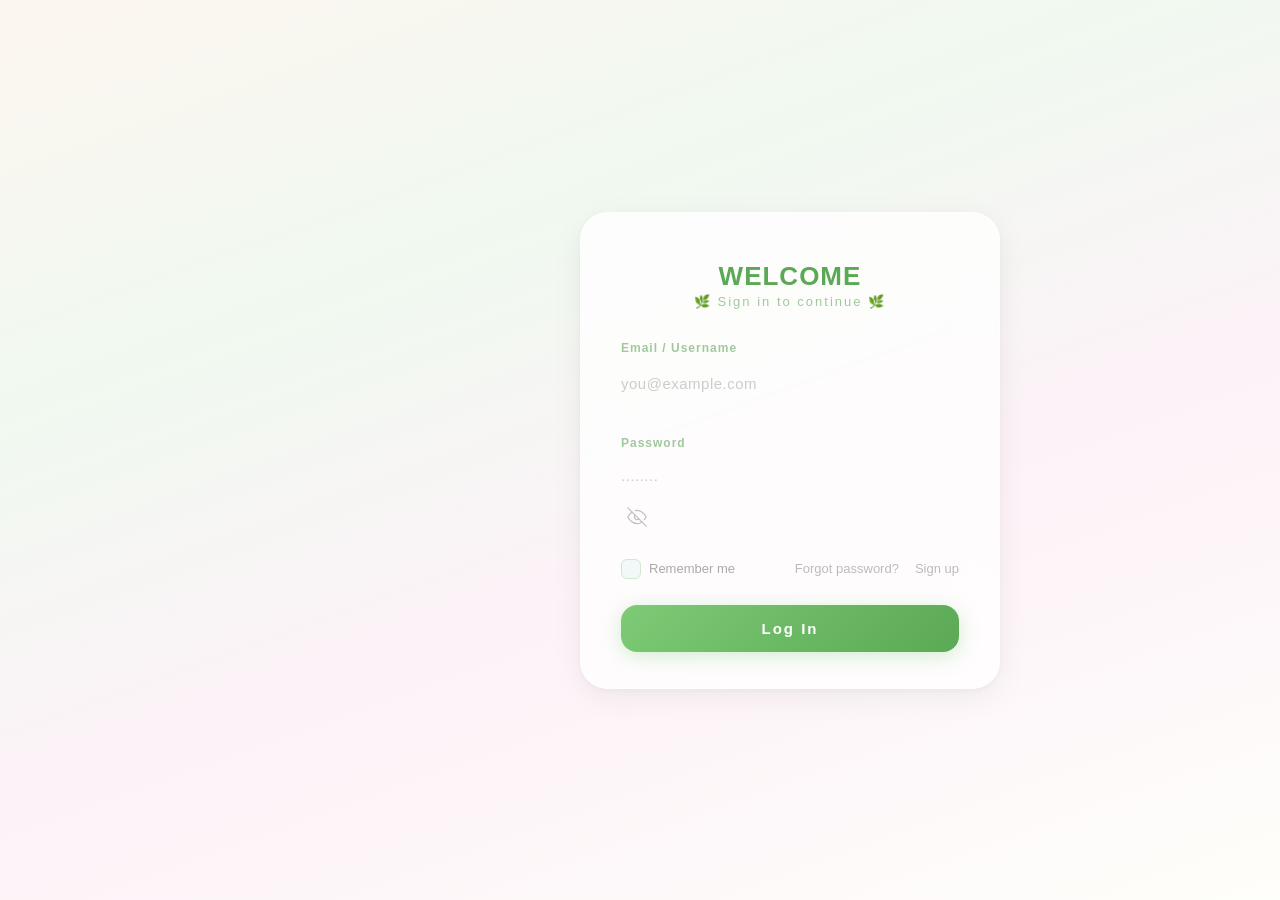
<file: login/index.html>
<!DOCTYPE html>
<html lang="zh-CN">
<head>
<meta charset="UTF-8">
<meta name="viewport" content="width=device-width, initial-scale=1.0">
<title>Login - Glassmorphism</title>
<link rel="stylesheet" href="style.css">
</head>
<body>

  <!-- Background layers -->
  <div class="bg-layer"></div>
  <div class="orb"></div>
  <div class="orb"></div>
  <div class="orb"></div>
  <canvas id="particles"></canvas>

  <!-- Login card -->
  <div class="container">
    <div class="card" id="card">
      <div class="title">
        <h1>WELCOME</h1>
        <div class="sub">Sign in to continue</div>
      </div>

      <form class="form" id="loginForm" autocomplete="off">
        <!-- Username -->
        <div class="field" id="fieldUsername">
          <label for="username">Email / Username</label>
          <input type="text" id="username" placeholder="you@example.com" autocomplete="off">
          <div class="line"></div>
          <div class="glow"></div>
        </div>

        <!-- Password -->
        <div class="field" id="fieldPassword">
          <label for="password">Password</label>
          <input type="password" id="password" placeholder="········" autocomplete="off">
          <button type="button" class="toggle-pw" id="togglePw" aria-label="Toggle password visibility">
            <svg class="eye-icon" id="eyeOff" viewBox="0 0 24 24">
              <path d="M17.94 17.94A10.07 10.07 0 0112 20c-7 0-11-8-11-8a18.45 18.45 0 015.06-5.94M9.9 4.24A9.12 9.12 0 0112 4c7 0 11 8 11 8a18.5 18.5 0 01-2.16 3.19M14.12 14.12a3 3 0 11-4.24-4.24"/>
              <line x1="1" y1="1" x2="23" y2="23"/>
            </svg>
            <svg class="eye-icon" id="eyeOn" viewBox="0 0 24 24" style="display:none;">
              <path d="M1 12s4-8 11-8 11 8 11 8-4 8-11 8-11-8-11-8z"/>
              <circle cx="12" cy="12" r="3"/>
            </svg>
          </button>
          <div class="line"></div>
          <div class="glow"></div>
        </div>

        <!-- Options -->
        <div class="options">
          <label class="remember">
            <input type="checkbox" id="remember">
            <span class="checkmark">
              <svg viewBox="0 0 24 24"><polyline points="20 6 9 17 4 12"/></svg>
            </span>
            Remember me
          </label>
          <div class="links">
            <a href="#">Forgot password?</a>
            <a href="#">Sign up</a>
          </div>
        </div>

        <!-- Button -->
        <button type="submit" class="btn" id="loginBtn">
          <span class="btn-text">Log In</span>
          <span class="spinner"></span>
        </button>
      </form>
    </div>
  </div>

  <!-- Success modal -->
  <div class="overlay" id="overlay">
    <div class="modal">
      <div class="check-circle">
        <svg viewBox="0 0 24 24"><polyline points="20 6 9 17 4 12"/></svg>
      </div>
      <h2>Welcome back!</h2>
      <p>Authentication successful. Redirecting…</p>
      <button class="close-btn" id="closeModal">Got it</button>
    </div>
  </div>

<script src="script.js"></script>
</body>
</html>
</file>
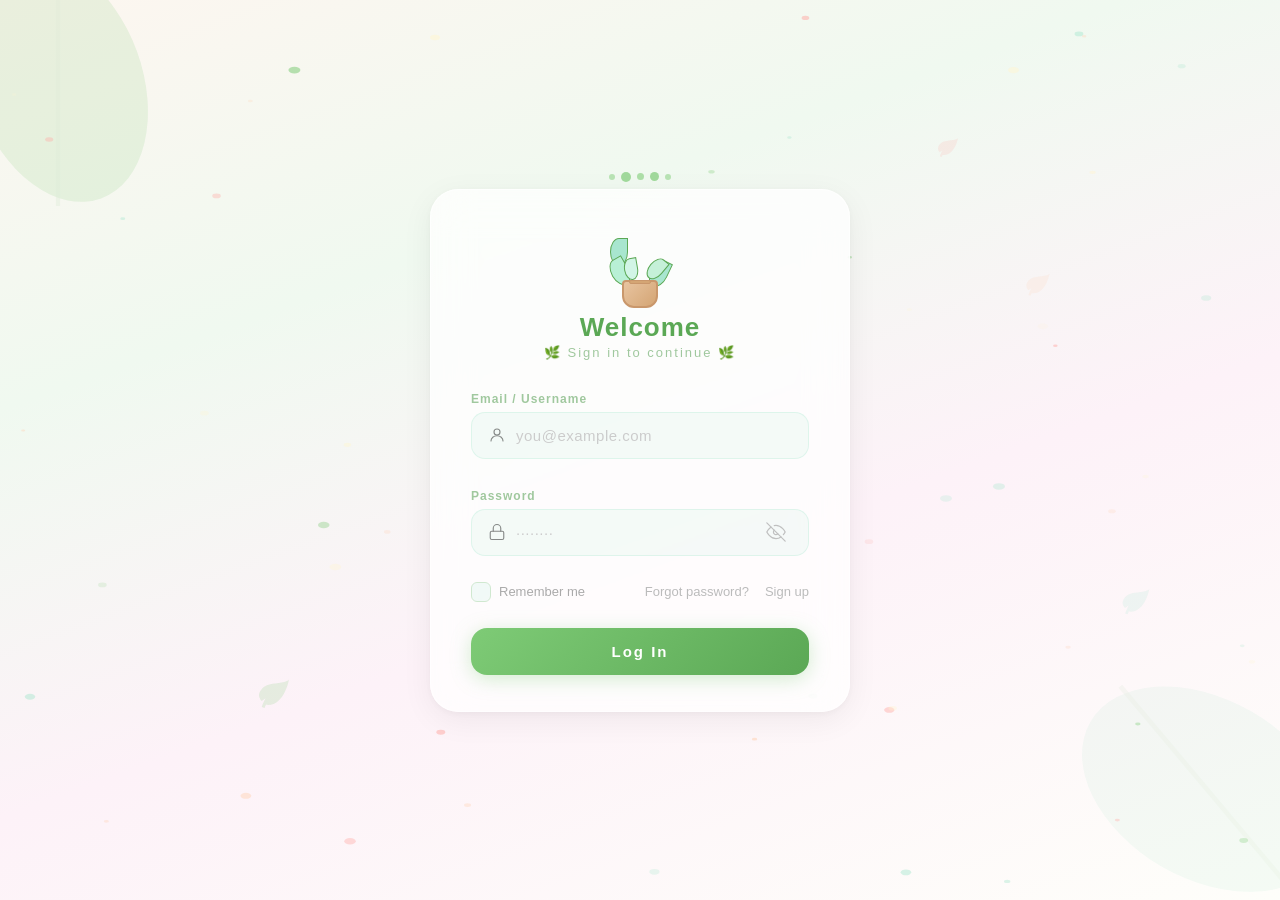
<file: login.html>
<!DOCTYPE html>
<html lang="zh-CN">
<head>
<meta charset="UTF-8">
<meta name="viewport" content="width=device-width, initial-scale=1.0">
<title>Login - Plant Garden</title>
<style>
  *, *::before, *::after { margin: 0; padding: 0; box-sizing: border-box; }

  :root {
    --green: #7ecb76;
    --green-deep: #5ba855;
    --mint: #a8e6cf;
    --coral: #ffaaa5;
    --peach: #ffd3b6;
    --yellow: #fff5d1;
    --white: #fffef9;
    --text: #4a4a4a;
    --text-dim: #999;
    --error: #ff6b6b;
    --card-shadow: rgba(0,0,0,0.06);
  }

  body {
    min-height: 100vh;
    display: flex;
    align-items: center;
    justify-content: center;
    background: linear-gradient(160deg, #fdf6f0 0%, #f0f9f0 30%, #fdf2f8 60%, #fefefa 100%);
    font-family: 'Segoe UI', 'PingFang SC', 'Microsoft YaHei', sans-serif;
    overflow: hidden;
    user-select: none;
  }

  /* ── Background plant decorations ── */
  .bg-plants {
    position: fixed;
    inset: 0;
    z-index: 0;
    pointer-events: none;
    overflow: hidden;
  }

  /* Large decorative leaf in top-left */
  .leaf-large {
    position: absolute;
    top: -60px;
    left: -40px;
    width: 280px;
    height: 280px;
    opacity: 0.15;
    animation: leafSway 8s ease-in-out infinite;
  }
  .leaf-large svg { width: 100%; height: 100%; fill: #7ecb76; }

  /* Large decorative leaf in bottom-right */
  .leaf-large-right {
    position: absolute;
    bottom: -80px;
    right: -50px;
    width: 320px;
    height: 320px;
    opacity: 0.12;
    animation: leafSway 10s ease-in-out infinite reverse;
    transform: rotate(140deg);
  }
  .leaf-large-right svg { width: 100%; height: 100%; fill: #a8e6cf; }

  @keyframes leafSway {
    0%, 100% { transform: rotate(0deg) translate(0, 0); }
    25%  { transform: rotate(3deg) translate(8px, -5px); }
    50%  { transform: rotate(-2deg) translate(-5px, 3px); }
    75%  { transform: rotate(2deg) translate(3px, -8px); }
  }

  /* Small floating leaves */
  .float-leaf {
    position: fixed;
    pointer-events: none;
    opacity: 0.18;
    animation: floatLeaf 15s ease-in-out infinite;
  }
  .float-leaf:nth-child(1) { top: 8%; left: 12%; width: 40px; height: 40px; animation-delay: 0s; }
  .float-leaf:nth-child(2) { top: 65%; right: 10%; width: 32px; height: 32px; animation-delay: -4s; animation-duration: 18s; }
  .float-leaf:nth-child(3) { top: 30%; left: 80%; width: 28px; height: 28px; animation-delay: -8s; animation-duration: 13s; }
  .float-leaf:nth-child(4) { top: 75%; left: 20%; width: 36px; height: 36px; animation-delay: -12s; animation-duration: 16s; }
  .float-leaf:nth-child(5) { top: 15%; right: 25%; width: 24px; height: 24px; animation-delay: -6s; animation-duration: 14s; }

  @keyframes floatLeaf {
    0%, 100% { transform: translate(0, 0) rotate(0deg) scale(1); }
    20%  { transform: translate(25px, -35px) rotate(15deg) scale(1.1); }
    40%  { transform: translate(-15px, -15px) rotate(-10deg) scale(0.9); }
    60%  { transform: translate(-20px, -25px) rotate(5deg) scale(1.05); }
    80%  { transform: translate(10px, -10px) rotate(-5deg) scale(0.95); }
  }

  /* ── Petal canvas ── */
  #petals {
    position: fixed;
    inset: 0;
    z-index: 1;
    pointer-events: none;
  }

  /* ── Main container ── */
  .container {
    position: relative;
    z-index: 10;
  }

  .card {
    position: relative;
    width: 420px;
    padding: 48px 40px 36px;
    background: rgba(255, 255, 255, 0.75);
    border: 1px solid rgba(255, 255, 255, 0.6);
    border-radius: 28px;
    backdrop-filter: blur(20px);
    -webkit-backdrop-filter: blur(20px);
    box-shadow:
      0 8px 32px rgba(0, 0, 0, 0.06),
      0 2px 8px rgba(0, 0, 0, 0.04);
    transition: transform 0.15s ease-out, box-shadow 0.3s;
  }
  .card:hover {
    box-shadow:
      0 16px 48px rgba(0, 0, 0, 0.08),
      0 4px 12px rgba(0, 0, 0, 0.05);
  }

  /* ── Small vine decoration on card top ── */
  .card-vine {
    position: absolute;
    top: -18px;
    left: 50%;
    transform: translateX(-50%);
    display: flex;
    align-items: center;
    gap: 6px;
  }
  .card-vine .dot {
    width: 8px;
    height: 8px;
    border-radius: 50%;
    background: var(--green);
    opacity: 0.7;
  }
  .card-vine .dot:nth-child(1) { width: 6px; height: 6px; opacity: 0.5; }
  .card-vine .dot:nth-child(2) { width: 10px; height: 10px; }
  .card-vine .dot:nth-child(3) { width: 7px; height: 7px; opacity: 0.6; }
  .card-vine .dot:nth-child(4) { width: 9px; height: 9px; }
  .card-vine .dot:nth-child(5) { width: 6px; height: 6px; opacity: 0.5; }

  /* ── Potted plant above title ── */
  .plant-wrapper {
    display: flex;
    justify-content: center;
    margin-bottom: 4px;
  }
  .potted-plant {
    position: relative;
    width: 60px;
    height: 70px;
  }
  /* Pot */
  .pot {
    position: absolute;
    bottom: 0;
    left: 50%;
    transform: translateX(-50%);
    width: 36px;
    height: 28px;
    background: linear-gradient(135deg, #e8c4a0, #d4a574);
    border-radius: 4px 4px 12px 12px;
    border: 2px solid #c9976b;
  }
  .pot::after {
    content: '';
    position: absolute;
    top: -2px; left: 50%;
    transform: translateX(-50%);
    width: 22px;
    height: 4px;
    background: #d4a574;
    border-radius: 2px;
    border: 1.5px solid #c9976b;
  }
  /* Leaves */
  .plant-leaf {
    position: absolute;
    width: 18px;
    height: 28px;
    background: var(--mint);
    border-radius: 50% 0 50% 50%;
    border: 1.5px solid var(--green-deep);
    transform-origin: bottom center;
  }
  .plant-leaf:nth-child(2) { left: 8px; bottom: 24px; transform: rotate(-30deg); background: #b8f0d5; }
  .plant-leaf:nth-child(3) { right: 8px; bottom: 22px; transform: rotate(25deg); }
  .plant-leaf:nth-child(4) { left: 16px; bottom: 28px; transform: rotate(-10deg); width: 14px; height: 22px; background: #d2f5e6; }
  .plant-leaf:nth-child(5) { right: 14px; bottom: 30px; transform: rotate(40deg); width: 15px; height: 24px; background: #c5f0d8; }

  /* ── Title ── */
  .title {
    text-align: center;
    margin-bottom: 8px;
  }
  .title h1 {
    font-size: 26px;
    font-weight: 700;
    color: #5ba855;
    letter-spacing: 1px;
  }
  .title .sub {
    font-size: 13px;
    color: #a0c89e;
    letter-spacing: 2px;
    margin-top: 2px;
  }
  .title .sub::before { content: '🌿 '; }
  .title .sub::after { content: ' 🌿'; }

  /* ── Form ── */
  .form { margin-top: 32px; }

  .field {
    position: relative;
    margin-bottom: 30px;
  }
  .field label {
    display: block;
    font-size: 12px;
    color: #a0c89e;
    letter-spacing: 1px;
    margin-bottom: 6px;
    transition: color 0.3s;
    font-weight: 600;
  }
  .field .input-wrap {
    display: flex;
    align-items: center;
    background: rgba(168, 230, 207, 0.12);
    border: 1.5px solid rgba(168, 230, 207, 0.3);
    border-radius: 14px;
    padding: 0 16px;
    transition: border-color 0.3s, background 0.3s, box-shadow 0.3s;
  }
  .field .input-icon {
    width: 18px;
    height: 18px;
    margin-right: 10px;
    flex-shrink: 0;
    opacity: 0.45;
    transition: opacity 0.3s;
  }
  .field input {
    width: 100%;
    padding: 14px 0;
    font-size: 15px;
    color: var(--text);
    background: transparent;
    border: none;
    outline: none;
    letter-spacing: 0.5px;
  }
  .field input::placeholder { color: #ccc; }
  .field.focused .input-wrap {
    border-color: var(--green);
    background: rgba(168, 230, 207, 0.2);
    box-shadow: 0 0 0 4px rgba(126, 203, 118, 0.08);
  }
  .field.focused .input-icon { opacity: 0.8; }
  .field.focused label { color: var(--green-deep); }

  /* ── Password toggle ── */
  .toggle-pw {
    background: none; border: none;
    cursor: pointer;
    padding: 6px;
    color: #c0c0c0;
    transition: color 0.3s;
    display: flex;
    align-items: center;
    flex-shrink: 0;
  }
  .toggle-pw:hover { color: var(--green-deep); }
  .eye-icon { width: 20px; height: 20px; fill: none; stroke: currentColor; stroke-width: 1.5; stroke-linecap: round; stroke-linejoin: round; }

  /* ── Options row ── */
  .options {
    display: flex;
    align-items: center;
    justify-content: space-between;
    margin: -4px 0 26px;
    font-size: 13px;
  }
  .remember {
    display: flex;
    align-items: center;
    gap: 8px;
    cursor: pointer;
    color: #aaa;
    transition: color 0.3s;
  }
  .remember:hover { color: #888; }
  .remember input { display: none; }
  .checkmark {
    width: 20px; height: 20px;
    border: 1.5px solid #d0e8d0;
    border-radius: 6px;
    display: flex;
    align-items: center;
    justify-content: center;
    transition: all 0.3s;
    background: rgba(168, 230, 207, 0.15);
  }
  .remember input:checked + .checkmark {
    background: linear-gradient(135deg, var(--green), var(--mint));
    border-color: transparent;
  }
  .checkmark svg {
    width: 12px; height: 12px;
    fill: none; stroke: #fff; stroke-width: 2.5;
    opacity: 0; transform: scale(0.5);
    transition: all 0.2s;
  }
  .remember input:checked + .checkmark svg { opacity: 1; transform: scale(1); }

  .links { display: flex; gap: 16px; }
  .links a {
    color: #bbb;
    text-decoration: none;
    transition: color 0.3s;
    font-size: 13px;
  }
  .links a:hover { color: var(--green-deep); }

  /* ── Button ── */
  .btn {
    position: relative;
    width: 100%;
    padding: 15px;
    font-size: 15px;
    font-weight: 700;
    letter-spacing: 2px;
    color: #fff;
    background: linear-gradient(135deg, #7ecb76, #5ba855);
    border: none;
    border-radius: 16px;
    cursor: pointer;
    overflow: hidden;
    transition: transform 0.2s, box-shadow 0.3s;
    box-shadow: 0 4px 20px rgba(126, 203, 118, 0.35);
  }
  .btn:hover {
    transform: translateY(-2px);
    box-shadow: 0 8px 30px rgba(126, 203, 118, 0.5);
  }
  .btn:active { transform: translateY(0) scale(0.98); }
  .btn::before {
    content: '';
    position: absolute;
    top: 0; left: -100%;
    width: 60%; height: 100%;
    background: linear-gradient(90deg, transparent, rgba(255,255,255,0.2), transparent);
    transition: left 0.5s;
    pointer-events: none;
  }
  .btn:hover::before { left: 120%; }

  /* ── Loading state ── */
  .btn.loading { pointer-events: none; opacity: 0.8; }
  .btn.loading .btn-text { visibility: hidden; }
  .spinner {
    position: absolute;
    inset: 0;
    display: none;
    align-items: center;
    justify-content: center;
  }
  .btn.loading .spinner { display: flex; }
  .spinner::before {
    content: '';
    width: 22px; height: 22px;
    border: 2.5px solid rgba(255,255,255,0.3);
    border-top-color: #fff;
    border-radius: 50%;
    animation: spin 0.7s linear infinite;
  }
  @keyframes spin { to { transform: rotate(360deg); } }

  /* ── Shake animation ── */
  .shake {
    animation: shake 0.5s cubic-bezier(0.36, 0.07, 0.19, 0.97);
  }
  @keyframes shake {
    0%, 100% { transform: translateX(0); }
    10%, 30%, 50%, 70%, 90% { transform: translateX(-6px); }
    20%, 40%, 60%, 80% { transform: translateX(6px); }
  }
  .field.error .input-wrap {
    border-color: var(--error);
    background: rgba(255, 107, 107, 0.06);
  }
  .field.error label { color: var(--error); }
  .field.error input { color: var(--error); }
  .field.error .input-icon { opacity: 0.8; }

  /* ── Success modal ── */
  .overlay {
    position: fixed;
    inset: 0;
    background: rgba(0, 0, 0, 0.25);
    backdrop-filter: blur(6px);
    -webkit-backdrop-filter: blur(6px);
    z-index: 100;
    display: flex;
    align-items: center;
    justify-content: center;
    opacity: 0;
    pointer-events: none;
    transition: opacity 0.4s;
  }
  .overlay.show { opacity: 1; pointer-events: auto; }

  .modal {
    background: rgba(255, 255, 255, 0.92);
    border: 1px solid rgba(168, 230, 207, 0.3);
    border-radius: 24px;
    padding: 40px 36px;
    text-align: center;
    backdrop-filter: blur(20px);
    -webkit-backdrop-filter: blur(20px);
    box-shadow: 0 20px 60px rgba(0, 0, 0, 0.1);
    transform: scale(0.8) translateY(20px);
    transition: transform 0.4s cubic-bezier(0.34, 1.56, 0.64, 1);
    max-width: 380px;
  }
  .overlay.show .modal { transform: scale(1) translateY(0); }

  .modal .check-circle {
    width: 72px; height: 72px;
    margin: 0 auto 20px;
    border-radius: 50%;
    background: linear-gradient(135deg, #7ecb76, #a8e6cf);
    display: flex;
    align-items: center;
    justify-content: center;
    box-shadow: 0 4px 16px rgba(126, 203, 118, 0.3);
  }
  .modal .check-circle svg {
    width: 36px; height: 36px;
    fill: none; stroke: #fff; stroke-width: 2.5;
    stroke-dasharray: 50;
    stroke-dashoffset: 50;
    animation: drawCheck 0.5s 0.2s forwards;
  }
  @keyframes drawCheck { to { stroke-dashoffset: 0; } }

  .modal h2 { color: #5ba855; font-size: 22px; margin-bottom: 8px; font-weight: 700; }
  .modal p { color: #a0c89e; font-size: 14px; margin-bottom: 24px; }

  .modal .close-btn {
    padding: 10px 36px;
    border-radius: 12px;
    border: 1.5px solid rgba(168, 230, 207, 0.4);
    background: rgba(168, 230, 207, 0.15);
    color: #5ba855;
    cursor: pointer;
    font-size: 14px;
    font-weight: 600;
    transition: all 0.3s;
  }
  .modal .close-btn:hover {
    background: rgba(168, 230, 207, 0.3);
    border-color: var(--green);
  }

  /* ── Responsive ── */
  @media (max-width: 480px) {
    .card { width: 90vw; padding: 36px 28px 28px; }
    .options { flex-direction: column; gap: 14px; align-items: flex-start; }
  }
</style>
</head>
<body>

  <!-- Background plant decorations -->
  <div class="bg-plants">
    <div class="leaf-large">
      <svg viewBox="0 0 100 100">
        <ellipse cx="35" cy="50" rx="30" ry="45" transform="rotate(-20 35 50)"/>
        <line x1="35" y1="5" x2="35" y2="95" stroke="#5ba855" stroke-width="1.5" opacity="0.4"/>
      </svg>
    </div>
    <div class="leaf-large-right">
      <svg viewBox="0 0 100 100">
        <ellipse cx="35" cy="50" rx="28" ry="42" transform="rotate(-20 35 50)"/>
        <line x1="35" y1="8" x2="35" y2="92" stroke="#5ba855" stroke-width="1.5" opacity="0.4"/>
      </svg>
    </div>
  </div>

  <!-- Floating leaves -->
  <div class="float-leaf">
    <svg viewBox="0 0 24 24" fill="#a8e6cf"><path d="M17 8C8 10 5.9 16.17 3.82 21.34l1.89.66.95-2.3c.48.17.98.3 1.34.3C19 20 22 3 22 3c-1 2-8 2.25-13 3.25S2 11.5 2 13.5s1.75 3.75 1.75 3.75"/></svg>
  </div>
  <div class="float-leaf">
    <svg viewBox="0 0 24 24" fill="#ffd3b6"><path d="M17 8C8 10 5.9 16.17 3.82 21.34l1.89.66.95-2.3c.48.17.98.3 1.34.3C19 20 22 3 22 3c-1 2-8 2.25-13 3.25S2 11.5 2 13.5s1.75 3.75 1.75 3.75"/></svg>
  </div>
  <div class="float-leaf">
    <svg viewBox="0 0 24 24" fill="#7ecb76"><path d="M17 8C8 10 5.9 16.17 3.82 21.34l1.89.66.95-2.3c.48.17.98.3 1.34.3C19 20 22 3 22 3c-1 2-8 2.25-13 3.25S2 11.5 2 13.5s1.75 3.75 1.75 3.75"/></svg>
  </div>
  <div class="float-leaf">
    <svg viewBox="0 0 24 24" fill="#ffaaa5"><path d="M17 8C8 10 5.9 16.17 3.82 21.34l1.89.66.95-2.3c.48.17.98.3 1.34.3C19 20 22 3 22 3c-1 2-8 2.25-13 3.25S2 11.5 2 13.5s1.75 3.75 1.75 3.75"/></svg>
  </div>
  <div class="float-leaf">
    <svg viewBox="0 0 24 24" fill="#a8e6cf"><path d="M17 8C8 10 5.9 16.17 3.82 21.34l1.89.66.95-2.3c.48.17.98.3 1.34.3C19 20 22 3 22 3c-1 2-8 2.25-13 3.25S2 11.5 2 13.5s1.75 3.75 1.75 3.75"/></svg>
  </div>

  <canvas id="petals"></canvas>

  <!-- Login card -->
  <div class="container">
    <div class="card" id="card">
      <!-- Vine decoration -->
      <div class="card-vine">
        <span class="dot"></span><span class="dot"></span><span class="dot"></span><span class="dot"></span><span class="dot"></span>
      </div>

      <!-- Potted plant -->
      <div class="plant-wrapper">
        <div class="potted-plant">
          <div class="plant-leaf"></div>
          <div class="plant-leaf"></div>
          <div class="plant-leaf"></div>
          <div class="plant-leaf"></div>
          <div class="plant-leaf"></div>
          <div class="pot"></div>
        </div>
      </div>

      <div class="title">
        <h1>Welcome</h1>
        <div class="sub">Sign in to continue</div>
      </div>

      <form class="form" id="loginForm" autocomplete="off">
        <!-- Username -->
        <div class="field" id="fieldUsername">
          <label for="username">Email / Username</label>
          <div class="input-wrap">
            <svg class="input-icon" viewBox="0 0 24 24" fill="none" stroke="currentColor" stroke-width="1.5" stroke-linecap="round">
              <circle cx="12" cy="8" r="4"/><path d="M4 20c0-4 3.6-7 8-7s8 3 8 7"/>
            </svg>
            <input type="text" id="username" placeholder="you@example.com" autocomplete="off">
          </div>
        </div>

        <!-- Password -->
        <div class="field" id="fieldPassword">
          <label for="password">Password</label>
          <div class="input-wrap">
            <svg class="input-icon" viewBox="0 0 24 24" fill="none" stroke="currentColor" stroke-width="1.5" stroke-linecap="round">
              <rect x="3" y="11" width="18" height="11" rx="2"/><path d="M7 11V7a5 5 0 0110 0v4"/>
            </svg>
            <input type="password" id="password" placeholder="········" autocomplete="off">
            <button type="button" class="toggle-pw" id="togglePw" aria-label="Toggle password visibility">
              <svg class="eye-icon" id="eyeOff" viewBox="0 0 24 24">
                <path d="M17.94 17.94A10.07 10.07 0 0112 20c-7 0-11-8-11-8a18.45 18.45 0 015.06-5.94M9.9 4.24A9.12 9.12 0 0112 4c7 0 11 8 11 8a18.5 18.5 0 01-2.16 3.19M14.12 14.12a3 3 0 11-4.24-4.24"/>
                <line x1="1" y1="1" x2="23" y2="23"/>
              </svg>
              <svg class="eye-icon" id="eyeOn" viewBox="0 0 24 24" style="display:none;">
                <path d="M1 12s4-8 11-8 11 8 11 8-4 8-11 8-11-8-11-8z"/>
                <circle cx="12" cy="12" r="3"/>
              </svg>
            </button>
          </div>
        </div>

        <!-- Options -->
        <div class="options">
          <label class="remember">
            <input type="checkbox" id="remember">
            <span class="checkmark">
              <svg viewBox="0 0 24 24"><polyline points="20 6 9 17 4 12"/></svg>
            </span>
            Remember me
          </label>
          <div class="links">
            <a href="#">Forgot password?</a>
            <a href="#">Sign up</a>
          </div>
        </div>

        <!-- Button -->
        <button type="submit" class="btn" id="loginBtn">
          <span class="btn-text">Log In</span>
          <span class="spinner"></span>
        </button>
      </form>
    </div>
  </div>

  <!-- Success modal -->
  <div class="overlay" id="overlay">
    <div class="modal">
      <div class="check-circle">
        <svg viewBox="0 0 24 24"><polyline points="20 6 9 17 4 12"/></svg>
      </div>
      <h2>Welcome back!</h2>
      <p>Authentication successful. Redirecting…</p>
      <button class="close-btn" id="closeModal">Got it</button>
    </div>
  </div>

<script>
  // ── Petals ──
  (function() {
    const canvas = document.getElementById('petals');
    const ctx = canvas.getContext('2d');
    let petals = [];
    const max = 60;
    const colors = ['#a8e6cf', '#ffd3b6', '#ffaaa5', '#7ecb76', '#fff5d1'];

    function resize() {
      canvas.width = window.innerWidth;
      canvas.height = window.innerHeight;
    }
    resize();
    window.addEventListener('resize', resize);

    class Petal {
      constructor() {
        this.reset();
        this.y = Math.random() * canvas.height;
      }
      reset() {
        this.x = Math.random() * canvas.width;
        this.y = -20;
        this.size = Math.random() * 4 + 2;
        this.speed = Math.random() * 0.5 + 0.2;
        this.opacity = Math.random() * 0.4 + 0.15;
        this.drift = (Math.random() - 0.5) * 0.5;
        this.wobble = Math.random() * Math.PI * 2;
        this.wobbleSpeed = Math.random() * 0.02 + 0.005;
        this.color = colors[Math.floor(Math.random() * colors.length)];
      }
      update() {
        this.y += this.speed;
        this.wobble += this.wobbleSpeed;
        this.x += this.drift + Math.sin(this.wobble) * 0.3;
        if (this.y > canvas.height + 20) this.reset();
        if (this.x < -20) this.x = canvas.width + 20;
        if (this.x > canvas.width + 20) this.x = -20;
      }
      draw() {
        ctx.beginPath();
        ctx.ellipse(this.x, this.y, this.size, this.size * 0.55, 0, 0, Math.PI * 2);
        ctx.fillStyle = this.color.replace(')', `, ${this.opacity})`).replace('rgb', 'rgba');
        if (this.color.startsWith('#')) {
          ctx.fillStyle = this.color;
          ctx.globalAlpha = this.opacity;
        }
        ctx.fill();
        ctx.globalAlpha = 1;
      }
    }

    for (let i = 0; i < max; i++) petals.push(new Petal());

    function animate() {
      ctx.clearRect(0, 0, canvas.width, canvas.height);
      petals.forEach(p => { p.update(); p.draw(); });
      requestAnimationFrame(animate);
    }
    animate();
  })();

  // ── 3D Tilt ──
  (function() {
    const card = document.getElementById('card');
    const container = document.querySelector('.container');
    const maxTilt = 5;

    document.addEventListener('mousemove', e => {
      const rect = container.getBoundingClientRect();
      const cx = rect.left + rect.width / 2;
      const cy = rect.top + rect.height / 2;
      const rotateX = ((e.clientY - cy) / rect.height) * -maxTilt;
      const rotateY = ((e.clientX - cx) / rect.width) * maxTilt;
      card.style.transform = `rotateX(${rotateX}deg) rotateY(${rotateY}deg)`;
    });

    document.addEventListener('mouseleave', () => {
      card.style.transform = 'rotateX(0deg) rotateY(0deg)';
    });
  })();

  // ── Password toggle ──
  (function() {
    const pwInput = document.getElementById('password');
    const eyeOff = document.getElementById('eyeOff');
    const eyeOn  = document.getElementById('eyeOn');

    document.getElementById('togglePw').addEventListener('click', () => {
      const isHidden = pwInput.type === 'password';
      pwInput.type = isHidden ? 'text' : 'password';
      eyeOff.style.display = isHidden ? 'none' : 'block';
      eyeOn.style.display  = isHidden ? 'block' : 'none';
    });
  })();

  // ── Focus label glow ──
  (function() {
    document.querySelectorAll('.field input').forEach(input => {
      input.addEventListener('focus', () => input.closest('.field').classList.add('focused'));
      input.addEventListener('blur',  () => input.closest('.field').classList.remove('focused'));
    });
  })();

  // ── Shake helper ──
  function shakeField(fieldEl) {
    fieldEl.classList.add('error', 'shake');
    fieldEl.addEventListener('animationend', () => fieldEl.classList.remove('shake'), { once: true });
  }

  function clearErrors() {
    document.querySelectorAll('.field.error').forEach(el => el.classList.remove('error'));
  }

  // ── Form submit ──
  (function() {
    const form     = document.getElementById('loginForm');
    const btn      = document.getElementById('loginBtn');
    const username = document.getElementById('username');
    const password = document.getElementById('password');
    const overlay  = document.getElementById('overlay');

    form.addEventListener('submit', e => {
      e.preventDefault();
      clearErrors();

      let hasError = false;

      if (!username.value.trim()) {
        shakeField(document.getElementById('fieldUsername'));
        hasError = true;
      }
      if (!password.value.trim()) {
        shakeField(document.getElementById('fieldPassword'));
        hasError = true;
      }

      if (hasError) return;

      btn.classList.add('loading');

      setTimeout(() => {
        btn.classList.remove('loading');
        overlay.classList.add('show');
      }, 2000);
    });
  })();

  // ── Modal close ──
  (function() {
    const overlay = document.getElementById('overlay');
    document.getElementById('closeModal').addEventListener('click', () => {
      overlay.classList.remove('show');
    });
    overlay.addEventListener('click', e => {
      if (e.target === overlay) overlay.classList.remove('show');
    });
  })();
</script>
</body>
</html>
</file>
<file: login/style.css>
*, *::before, *::after { margin: 0; padding: 0; box-sizing: border-box; }

:root {
  --green: #7ecb76;
  --green-deep: #5ba855;
  --mint: #a8e6cf;
  --coral: #ffaaa5;
  --peach: #ffd3b6;
  --yellow: #fff5d1;
  --white: #fffef9;
  --text: #4a4a4a;
  --text-dim: #999;
  --error: #ff6b6b;
  --card-shadow: rgba(0,0,0,0.06);
}

body {
  min-height: 100vh;
  display: flex;
  align-items: center;
  justify-content: center;
  background: linear-gradient(160deg, #fdf6f0 0%, #f0f9f0 30%, #fdf2f8 60%, #fefefa 100%);
  font-family: 'Segoe UI', 'PingFang SC', 'Microsoft YaHei', sans-serif;
  overflow: hidden;
  user-select: none;
}

/* ── Background plant decorations ── */
.bg-plants {
  position: fixed;
  inset: 0;
  z-index: 0;
  pointer-events: none;
  overflow: hidden;
}

/* Large decorative leaf in top-left */
.leaf-large {
  position: absolute;
  top: -60px;
  left: -40px;
  width: 280px;
  height: 280px;
  opacity: 0.15;
  animation: leafSway 8s ease-in-out infinite;
}
.leaf-large svg { width: 100%; height: 100%; fill: #7ecb76; }

/* Large decorative leaf in bottom-right */
.leaf-large-right {
  position: absolute;
  bottom: -80px;
  right: -50px;
  width: 320px;
  height: 320px;
  opacity: 0.12;
  animation: leafSway 10s ease-in-out infinite reverse;
  transform: rotate(140deg);
}
.leaf-large-right svg { width: 100%; height: 100%; fill: #a8e6cf; }

@keyframes leafSway {
  0%, 100% { transform: rotate(0deg) translate(0, 0); }
  25%  { transform: rotate(3deg) translate(8px, -5px); }
  50%  { transform: rotate(-2deg) translate(-5px, 3px); }
  75%  { transform: rotate(2deg) translate(3px, -8px); }
}

/* Small floating leaves */
.float-leaf {
  position: fixed;
  pointer-events: none;
  opacity: 0.18;
  animation: floatLeaf 15s ease-in-out infinite;
}
.float-leaf:nth-child(1) { top: 8%; left: 12%; width: 40px; height: 40px; animation-delay: 0s; }
.float-leaf:nth-child(2) { top: 65%; right: 10%; width: 32px; height: 32px; animation-delay: -4s; animation-duration: 18s; }
.float-leaf:nth-child(3) { top: 30%; left: 80%; width: 28px; height: 28px; animation-delay: -8s; animation-duration: 13s; }
.float-leaf:nth-child(4) { top: 75%; left: 20%; width: 36px; height: 36px; animation-delay: -12s; animation-duration: 16s; }
.float-leaf:nth-child(5) { top: 15%; right: 25%; width: 24px; height: 24px; animation-delay: -6s; animation-duration: 14s; }

@keyframes floatLeaf {
  0%, 100% { transform: translate(0, 0) rotate(0deg) scale(1); }
  20%  { transform: translate(25px, -35px) rotate(15deg) scale(1.1); }
  40%  { transform: translate(-15px, -15px) rotate(-10deg) scale(0.9); }
  60%  { transform: translate(-20px, -25px) rotate(5deg) scale(1.05); }
  80%  { transform: translate(10px, -10px) rotate(-5deg) scale(0.95); }
}

/* ── Petal canvas ── */
#petals {
  position: fixed;
  inset: 0;
  z-index: 1;
  pointer-events: none;
}

/* ── Main container ── */
.container {
  position: relative;
  z-index: 10;
}

.card {
  position: relative;
  width: 420px;
  padding: 48px 40px 36px;
  background: rgba(255, 255, 255, 0.75);
  border: 1px solid rgba(255, 255, 255, 0.6);
  border-radius: 28px;
  backdrop-filter: blur(20px);
  -webkit-backdrop-filter: blur(20px);
  box-shadow:
    0 8px 32px rgba(0, 0, 0, 0.06),
    0 2px 8px rgba(0, 0, 0, 0.04);
  transition: transform 0.15s ease-out, box-shadow 0.3s;
}
.card:hover {
  box-shadow:
    0 16px 48px rgba(0, 0, 0, 0.08),
    0 4px 12px rgba(0, 0, 0, 0.05);
}

/* ── Small vine decoration on card top ── */
.card-vine {
  position: absolute;
  top: -18px;
  left: 50%;
  transform: translateX(-50%);
  display: flex;
  align-items: center;
  gap: 6px;
}
.card-vine .dot {
  width: 8px;
  height: 8px;
  border-radius: 50%;
  background: var(--green);
  opacity: 0.7;
}
.card-vine .dot:nth-child(1) { width: 6px; height: 6px; opacity: 0.5; }
.card-vine .dot:nth-child(2) { width: 10px; height: 10px; }
.card-vine .dot:nth-child(3) { width: 7px; height: 7px; opacity: 0.6; }
.card-vine .dot:nth-child(4) { width: 9px; height: 9px; }
.card-vine .dot:nth-child(5) { width: 6px; height: 6px; opacity: 0.5; }

/* ── Potted plant above title ── */
.plant-wrapper {
  display: flex;
  justify-content: center;
  margin-bottom: 4px;
}
.potted-plant {
  position: relative;
  width: 60px;
  height: 70px;
}
/* Pot */
.pot {
  position: absolute;
  bottom: 0;
  left: 50%;
  transform: translateX(-50%);
  width: 36px;
  height: 28px;
  background: linear-gradient(135deg, #e8c4a0, #d4a574);
  border-radius: 4px 4px 12px 12px;
  border: 2px solid #c9976b;
}
.pot::after {
  content: '';
  position: absolute;
  top: -2px; left: 50%;
  transform: translateX(-50%);
  width: 22px;
  height: 4px;
  background: #d4a574;
  border-radius: 2px;
  border: 1.5px solid #c9976b;
}
/* Leaves */
.plant-leaf {
  position: absolute;
  width: 18px;
  height: 28px;
  background: var(--mint);
  border-radius: 50% 0 50% 50%;
  border: 1.5px solid var(--green-deep);
  transform-origin: bottom center;
}
.plant-leaf:nth-child(2) { left: 8px; bottom: 24px; transform: rotate(-30deg); background: #b8f0d5; }
.plant-leaf:nth-child(3) { right: 8px; bottom: 22px; transform: rotate(25deg); }
.plant-leaf:nth-child(4) { left: 16px; bottom: 28px; transform: rotate(-10deg); width: 14px; height: 22px; background: #d2f5e6; }
.plant-leaf:nth-child(5) { right: 14px; bottom: 30px; transform: rotate(40deg); width: 15px; height: 24px; background: #c5f0d8; }

/* ── Title ── */
.title {
  text-align: center;
  margin-bottom: 8px;
}
.title h1 {
  font-size: 26px;
  font-weight: 700;
  color: #5ba855;
  letter-spacing: 1px;
}
.title .sub {
  font-size: 13px;
  color: #a0c89e;
  letter-spacing: 2px;
  margin-top: 2px;
}
.title .sub::before { content: '🌿 '; }
.title .sub::after { content: ' 🌿'; }

/* ── Form ── */
.form { margin-top: 32px; }

.field {
  position: relative;
  margin-bottom: 30px;
}
.field label {
  display: block;
  font-size: 12px;
  color: #a0c89e;
  letter-spacing: 1px;
  margin-bottom: 6px;
  transition: color 0.3s;
  font-weight: 600;
}
.field .input-wrap {
  display: flex;
  align-items: center;
  background: rgba(168, 230, 207, 0.12);
  border: 1.5px solid rgba(168, 230, 207, 0.3);
  border-radius: 14px;
  padding: 0 16px;
  transition: border-color 0.3s, background 0.3s, box-shadow 0.3s;
}
.field .input-icon {
  width: 18px;
  height: 18px;
  margin-right: 10px;
  flex-shrink: 0;
  opacity: 0.45;
  transition: opacity 0.3s;
}
.field input {
  width: 100%;
  padding: 14px 0;
  font-size: 15px;
  color: var(--text);
  background: transparent;
  border: none;
  outline: none;
  letter-spacing: 0.5px;
}
.field input::placeholder { color: #ccc; }
.field.focused .input-wrap {
  border-color: var(--green);
  background: rgba(168, 230, 207, 0.2);
  box-shadow: 0 0 0 4px rgba(126, 203, 118, 0.08);
}
.field.focused .input-icon { opacity: 0.8; }
.field.focused label { color: var(--green-deep); }

/* ── Password toggle ── */
.toggle-pw {
  background: none; border: none;
  cursor: pointer;
  padding: 6px;
  color: #c0c0c0;
  transition: color 0.3s;
  display: flex;
  align-items: center;
  flex-shrink: 0;
}
.toggle-pw:hover { color: var(--green-deep); }
.eye-icon { width: 20px; height: 20px; fill: none; stroke: currentColor; stroke-width: 1.5; stroke-linecap: round; stroke-linejoin: round; }

/* ── Options row ── */
.options {
  display: flex;
  align-items: center;
  justify-content: space-between;
  margin: -4px 0 26px;
  font-size: 13px;
}
.remember {
  display: flex;
  align-items: center;
  gap: 8px;
  cursor: pointer;
  color: #aaa;
  transition: color 0.3s;
}
.remember:hover { color: #888; }
.remember input { display: none; }
.checkmark {
  width: 20px; height: 20px;
  border: 1.5px solid #d0e8d0;
  border-radius: 6px;
  display: flex;
  align-items: center;
  justify-content: center;
  transition: all 0.3s;
  background: rgba(168, 230, 207, 0.15);
}
.remember input:checked + .checkmark {
  background: linear-gradient(135deg, var(--green), var(--mint));
  border-color: transparent;
}
.checkmark svg {
  width: 12px; height: 12px;
  fill: none; stroke: #fff; stroke-width: 2.5;
  opacity: 0; transform: scale(0.5);
  transition: all 0.2s;
}
.remember input:checked + .checkmark svg { opacity: 1; transform: scale(1); }

.links { display: flex; gap: 16px; }
.links a {
  color: #bbb;
  text-decoration: none;
  transition: color 0.3s;
  font-size: 13px;
}
.links a:hover { color: var(--green-deep); }

/* ── Button ── */
.btn {
  position: relative;
  width: 100%;
  padding: 15px;
  font-size: 15px;
  font-weight: 700;
  letter-spacing: 2px;
  color: #fff;
  background: linear-gradient(135deg, #7ecb76, #5ba855);
  border: none;
  border-radius: 16px;
  cursor: pointer;
  overflow: hidden;
  transition: transform 0.2s, box-shadow 0.3s;
  box-shadow: 0 4px 20px rgba(126, 203, 118, 0.35);
}
.btn:hover {
  transform: translateY(-2px);
  box-shadow: 0 8px 30px rgba(126, 203, 118, 0.5);
}
.btn:active { transform: translateY(0) scale(0.98); }
.btn::before {
  content: '';
  position: absolute;
  top: 0; left: -100%;
  width: 60%; height: 100%;
  background: linear-gradient(90deg, transparent, rgba(255,255,255,0.2), transparent);
  transition: left 0.5s;
  pointer-events: none;
}
.btn:hover::before { left: 120%; }

/* ── Loading state ── */
.btn.loading { pointer-events: none; opacity: 0.8; }
.btn.loading .btn-text { visibility: hidden; }
.spinner {
  position: absolute;
  inset: 0;
  display: none;
  align-items: center;
  justify-content: center;
}
.btn.loading .spinner { display: flex; }
.spinner::before {
  content: '';
  width: 22px; height: 22px;
  border: 2.5px solid rgba(255,255,255,0.3);
  border-top-color: #fff;
  border-radius: 50%;
  animation: spin 0.7s linear infinite;
}
@keyframes spin { to { transform: rotate(360deg); } }

/* ── Shake animation ── */
.shake {
  animation: shake 0.5s cubic-bezier(0.36, 0.07, 0.19, 0.97);
}
@keyframes shake {
  0%, 100% { transform: translateX(0); }
  10%, 30%, 50%, 70%, 90% { transform: translateX(-6px); }
  20%, 40%, 60%, 80% { transform: translateX(6px); }
}
.field.error .input-wrap {
  border-color: var(--error);
  background: rgba(255, 107, 107, 0.06);
}
.field.error label { color: var(--error); }
.field.error input { color: var(--error); }
.field.error .input-icon { opacity: 0.8; }

/* ── Success modal ── */
.overlay {
  position: fixed;
  inset: 0;
  background: rgba(0, 0, 0, 0.25);
  backdrop-filter: blur(6px);
  -webkit-backdrop-filter: blur(6px);
  z-index: 100;
  display: flex;
  align-items: center;
  justify-content: center;
  opacity: 0;
  pointer-events: none;
  transition: opacity 0.4s;
}
.overlay.show { opacity: 1; pointer-events: auto; }

.modal {
  background: rgba(255, 255, 255, 0.92);
  border: 1px solid rgba(168, 230, 207, 0.3);
  border-radius: 24px;
  padding: 40px 36px;
  text-align: center;
  backdrop-filter: blur(20px);
  -webkit-backdrop-filter: blur(20px);
  box-shadow: 0 20px 60px rgba(0, 0, 0, 0.1);
  transform: scale(0.8) translateY(20px);
  transition: transform 0.4s cubic-bezier(0.34, 1.56, 0.64, 1);
  max-width: 380px;
}
.overlay.show .modal { transform: scale(1) translateY(0); }

.modal .check-circle {
  width: 72px; height: 72px;
  margin: 0 auto 20px;
  border-radius: 50%;
  background: linear-gradient(135deg, #7ecb76, #a8e6cf);
  display: flex;
  align-items: center;
  justify-content: center;
  box-shadow: 0 4px 16px rgba(126, 203, 118, 0.3);
}
.modal .check-circle svg {
  width: 36px; height: 36px;
  fill: none; stroke: #fff; stroke-width: 2.5;
  stroke-dasharray: 50;
  stroke-dashoffset: 50;
  animation: drawCheck 0.5s 0.2s forwards;
}
@keyframes drawCheck { to { stroke-dashoffset: 0; } }

.modal h2 { color: #5ba855; font-size: 22px; margin-bottom: 8px; font-weight: 700; }
.modal p { color: #a0c89e; font-size: 14px; margin-bottom: 24px; }

.modal .close-btn {
  padding: 10px 36px;
  border-radius: 12px;
  border: 1.5px solid rgba(168, 230, 207, 0.4);
  background: rgba(168, 230, 207, 0.15);
  color: #5ba855;
  cursor: pointer;
  font-size: 14px;
  font-weight: 600;
  transition: all 0.3s;
}
.modal .close-btn:hover {
  background: rgba(168, 230, 207, 0.3);
  border-color: var(--green);
}

/* ── Responsive ── */
@media (max-width: 480px) {
  .card { width: 90vw; padding: 36px 28px 28px; }
  .options { flex-direction: column; gap: 14px; align-items: flex-start; }
}
</file>
